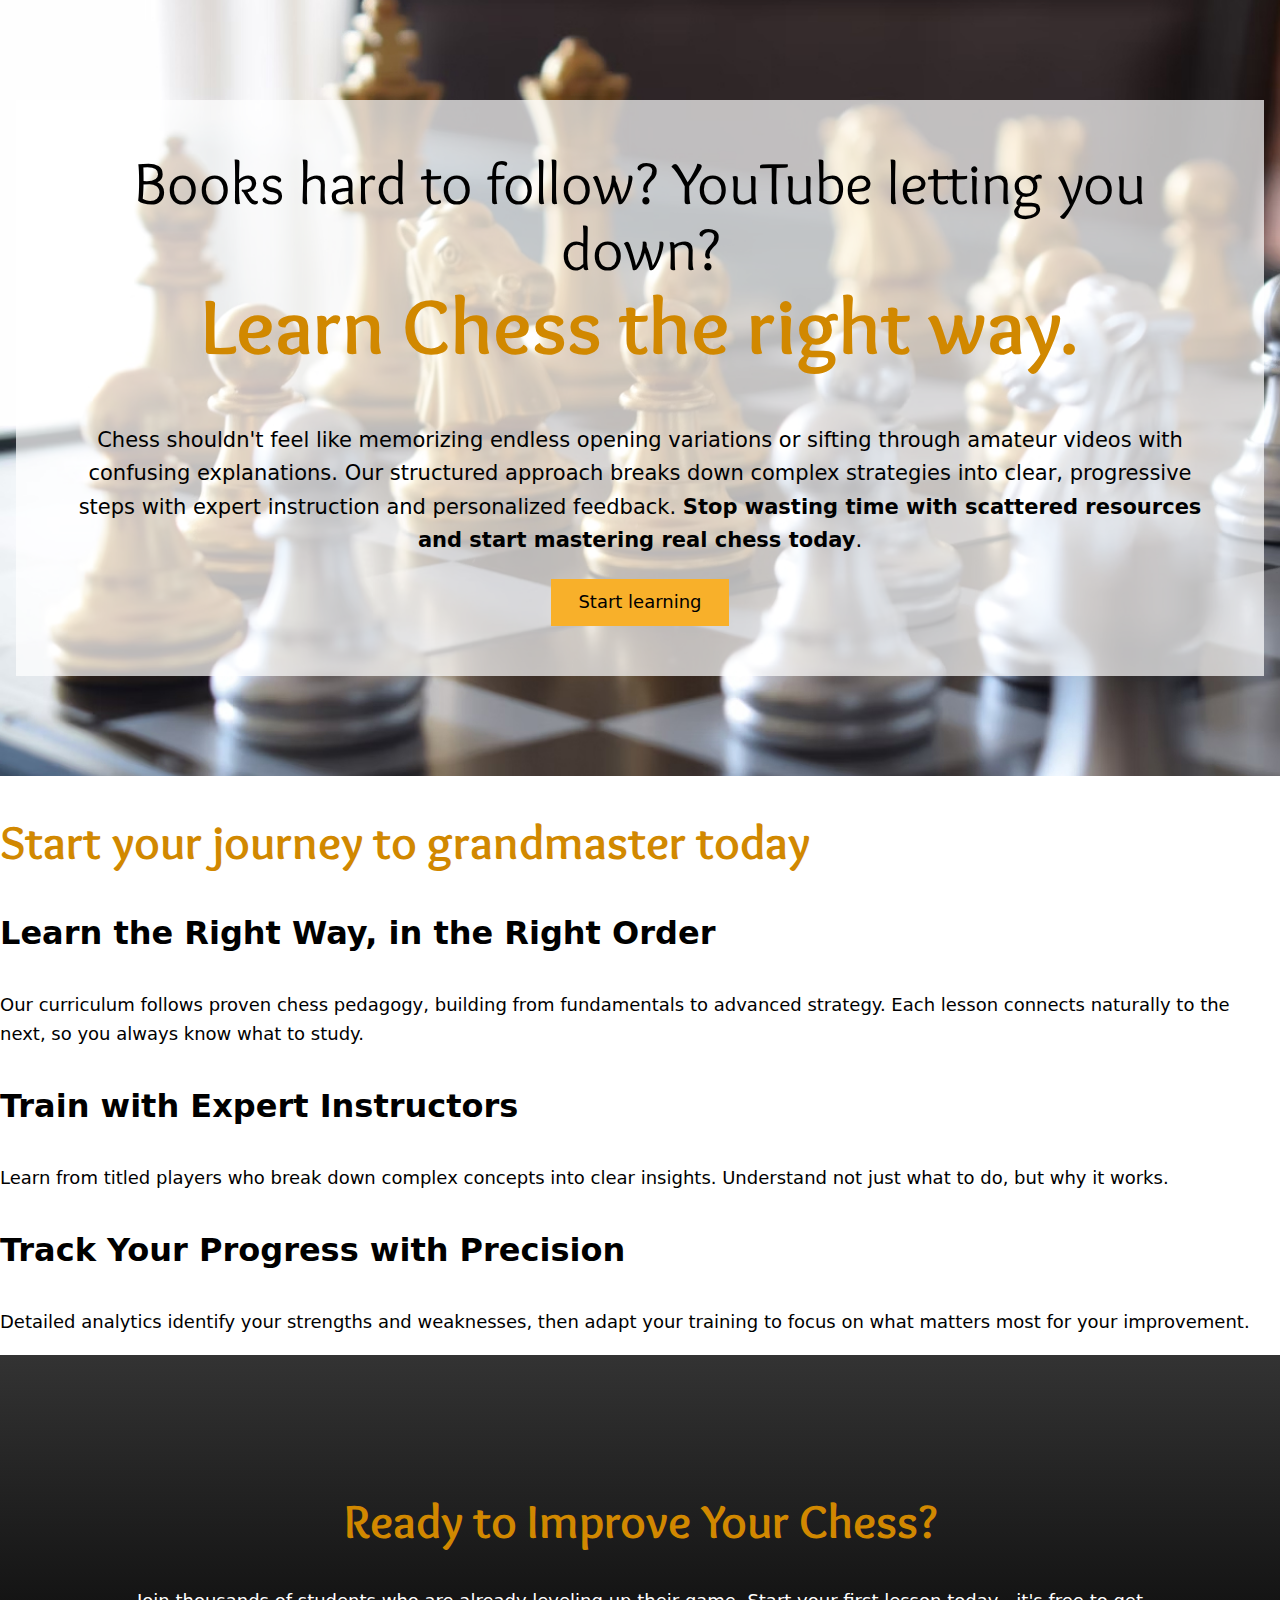
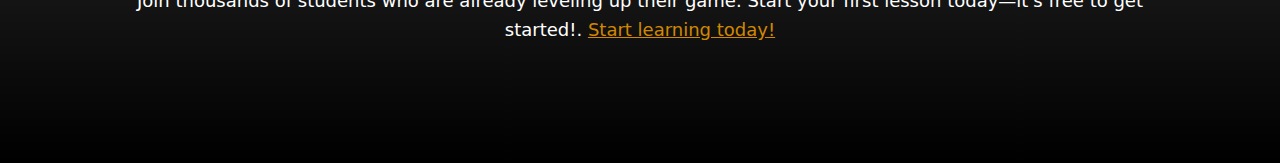
<file: index.html>
<!DOCTYPE html>

<html lang="en">

<head>
<meta charset="UTF-8">
<meta name="viewport" content="width=device-width, initial-scale=1.0">
<title>Learn Chess the right way</title>
<link href="style.css" rel="stylesheet">
</head>

<body>
<main>
<div class="hero">
  <div class="hero-content">
    <h1><span>Books hard to follow? YouTube letting you down?</span> Learn Chess the right way.</h1>
    <!-- <img src="images/chess-board.jpg" alt="A chess board with gold and black peices"> -->
    <p class="lede">Chess shouldn't feel like memorizing endless opening variations or sifting through amateur videos
      with confusing
      explanations. Our structured approach breaks down complex strategies into clear, progressive steps with expert
      instruction and personalized feedback. <strong>Stop wasting time with scattered resources and start mastering real
        chess
        today</strong>.</p>
    <button class="button">Start learning</button>    
  </div>
</div>

<div class="middle">
  <h2>Start your journey to grandmaster today</h2>
  <h3>Learn the Right Way, in the Right Order</h3>
  <p>Our curriculum follows proven chess pedagogy, building from fundamentals to advanced strategy. Each lesson
    connects
    naturally to the next, so you always know what to study. </p>
  <h3>Train with Expert Instructors</h3>
  <p>Learn from titled players who break down complex concepts into clear insights. Understand not just what to do,
    but
    why it works.</p>
  <h3>Track Your Progress with Precision</h3>
  <p>Detailed analytics identify your strengths and weaknesses, then adapt your training to focus on what matters most
    for your improvement.</p>
</div>  

</main>
<footer class="page-footer">
  <div class="footer-content">
    <h2>Ready to Improve Your Chess?</h2>
    <p>Join thousands of students who are already leveling up their game. Start your first lesson today—it's free to get
      started!. <a href="instructor.html">Start learning today!</a></p>
  </div>
</footer>
</body>

</html>
</file>
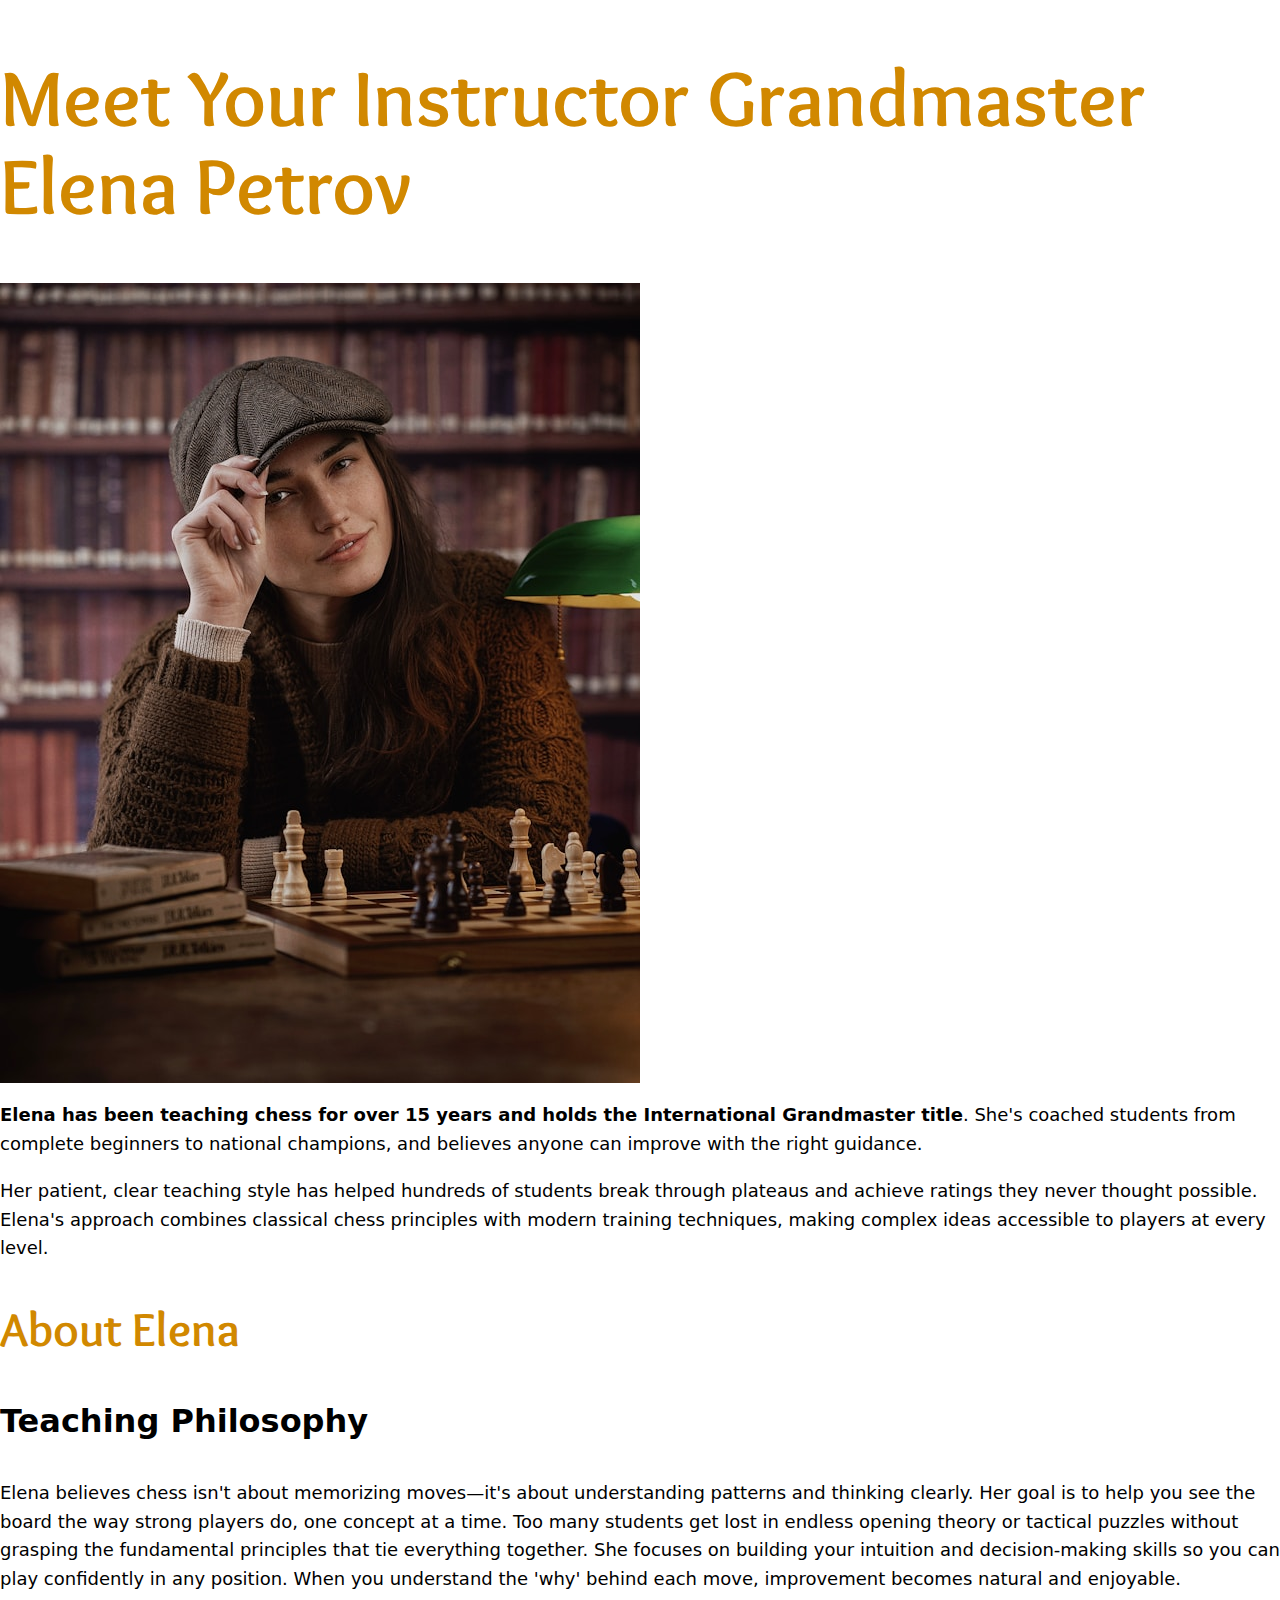
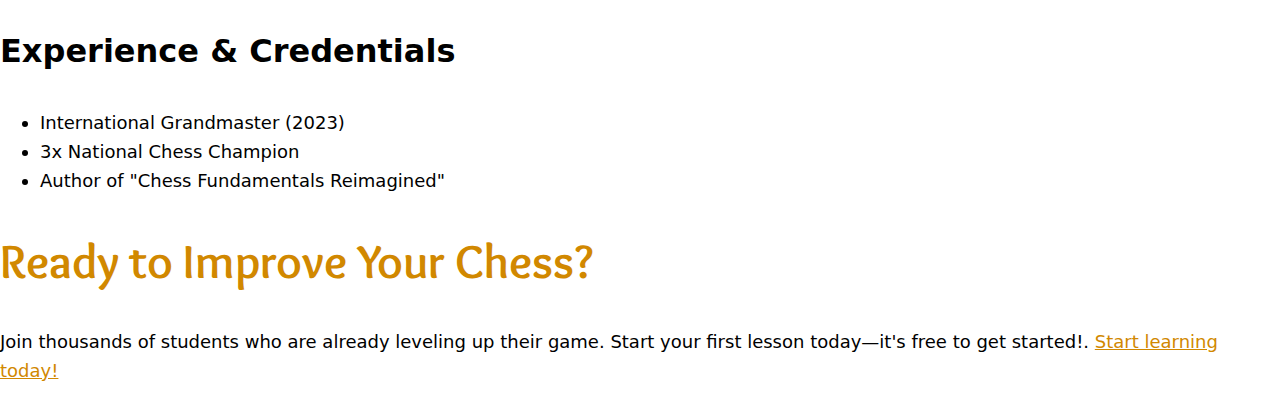
<file: instructor.html>
<!DOCTYPE html>
<html lang="en">

<head>
<meta charset="UTF-8">
<meta name="viewport" content="width=device-width, initial-scale=1.0">
<title>Learn Chess the right way</title>
<link rel="stylesheet" href="style.css">
</head>

<body>
<main>
  <h1>Meet Your Instructor Grandmaster Elena Petrov</h1>
  <img src="images/elena.jpg" alt="Elena Petrov smiling at the camera while sitting front of a chess board">
  <p><strong>Elena has been teaching chess for over 15 years and holds the International Grandmaster
      title</strong>.
    She's coached students from complete beginners to national champions, and believes anyone can improve with the
    right guidance.
  </p>
  <p>Her patient, clear teaching style has helped hundreds of students break through plateaus and achieve
    ratings they
    never
    thought possible. Elena's approach combines classical chess principles with modern training techniques, making
    complex
    ideas accessible to players at every level.</p>

  <h2>About Elena</h2>
  <h3>Teaching Philosophy</h3>
  <p>Elena believes chess isn't about memorizing moves—it's about understanding patterns and thinking clearly. Her
    goal
    is to
    help you see the board the way strong players do, one concept at a time. Too many students get lost in endless
    opening
    theory or tactical puzzles without grasping the fundamental principles that tie everything together. She focuses
    on
    building your intuition and decision-making skills so you can play confidently in any position. When you
    understand
    the
    'why' behind each move, improvement becomes natural and enjoyable.</p>
  <h3>Experience & Credentials</h3>
  <ul>
    <li>International Grandmaster (2023)</li>
    <li>3x National Chess Champion</li>
    <li>Author of "Chess Fundamentals Reimagined"</li>
  </ul>
</main>

<footer>
  <h2>Ready to Improve Your Chess?</h2>
  <p>Join thousands of students who are already leveling up their game. Start your first lesson today—it's free to get
    started!. <a href="index.html">Start learning today!</a></p>
</footer>

</body>

</html>
</file>
<file: style.css>
@font-face {
  font-family: "Overlock";
  src: local("Overlock"), url("../fonts/Overlock-Regular.ttf");
}

@font-face {
  font-family: "Overlock";
  src: local("Overlock Bold"), url("../fonts/Overlock-Bold.ttf");
  font-weight: bold;
}

:root {
  --clr-accent-400: hsl(39 100% 41%);
  --Clr-accent-300: hsl(39 94% 57%);
  --clr-neutral-800: hsl(0 0% 20%);
  --Clr-neutral-100: hsl(0 0% 100%);
  --clr-neutral-900: hsl(0 0% 10%);

  --ff-base: system-ui, sans-serif;
  --ff-accent: Overlock, serif;

  --fs-400: 1.125rem;
  --fs-500: 1.3125rem;
  --fs-600: 1.5rem;
  --fs-700: 2.25rem;
  --fs-800: 3rem;

  @media (width > 960px) {
    --fs-600: 2rem;
    --fs-700: 3rem;
    --fs-800: 5rem;
  }
}

* {
  box-sizing: border-box;
}

body {
  color: var(--clr-black);
  font-size: var(--fs-400);
  font-family: var(--ff-base);
  line-height: 1.6;
  margin: 0;
}

h1,
h2 {
  color: var(--clr-accent-400);
  font-family: var(--ff-accent);
  line-height: 1.1;
}

h1 {
  font-size: var(--fs-800);
}

h1 span {
  display: block;
  font-size: 0.75em;
  font-weight: lighter;
  color: black;
}

h2 {
  font-size: var(--fs-700);
}

h3 {
  font-size: var(--fs-600);
}

a {
  color: var(--clr-accent-400);
}

a:hover,
a:focus-visible {
  color: var(--clr-black);
}

img {
  max-inline-size: 100%;
  display: block;
}

button {
  font: inherit;
}

.button {
  background-color: var(--Clr-accent-300);
  border: 0;
  padding: 0.5em 1.5em;
}

.button:hover,
.button:focus-visible {
  color: var(--Clr-neutral-100);
  background: var(--clr-neutral-800);
}

.lede {
  font-size: var(--fs-500);
}

.page-header {
  background-color: var(--clr-neutral-900);
  padding-block: 21px;
}

.page-header-layout {
  display: flex;
  flex-wrap: wrap;
  gap: 21px;
  justify-content: space-between;
}

.primary-nav ul {
  display: flex;
  gap: 21px;
  list-style: none;
  margin: 0;
  padding: 0;
  flex-wrap: wrap;
}

.primary-nav a {
  font-weight: 700;
  color: var(--Clr-neutral-100);
  text-decoration: none;
}

.primary-nav a:hover,
.primary-nav a:focus-visible {
  color: var(--Clr-accent-300);
}

.hero {
  background-color: var(--clr-accent-400);
  background-image: url(images/chess-bg.jpg);
  background-size: cover;
  padding-block: 100px;
  padding-inline: 1rem;
  text-align: center;
}

.hero-content {
  background-color: hsl(0 0% 100% / 0.7);
  padding: 50px;
}

.hero-content > :first-child {
  margin-block-start: 0;
}

.hero-content > :last-child {
  margin: block end 0;
}

.page-footer {
  background-color: var(--clr-neutral-800);
  background-image: linear-gradient(var(--clr-neutral-800), black);
  padding: 100px;
  color: var(--Clr-neutral-100);
  text-align: center;
}

.wrapper {
  padding-inline: 1rem;
  max-inline-size: 900px;
  margin-inline: auto;
}

.three-columns {
  display: grid;
  gap: 21px;

  @media (width > 720px) {
    grid-template-columns: repeat(3, 1fr);
  }
}
</file>
